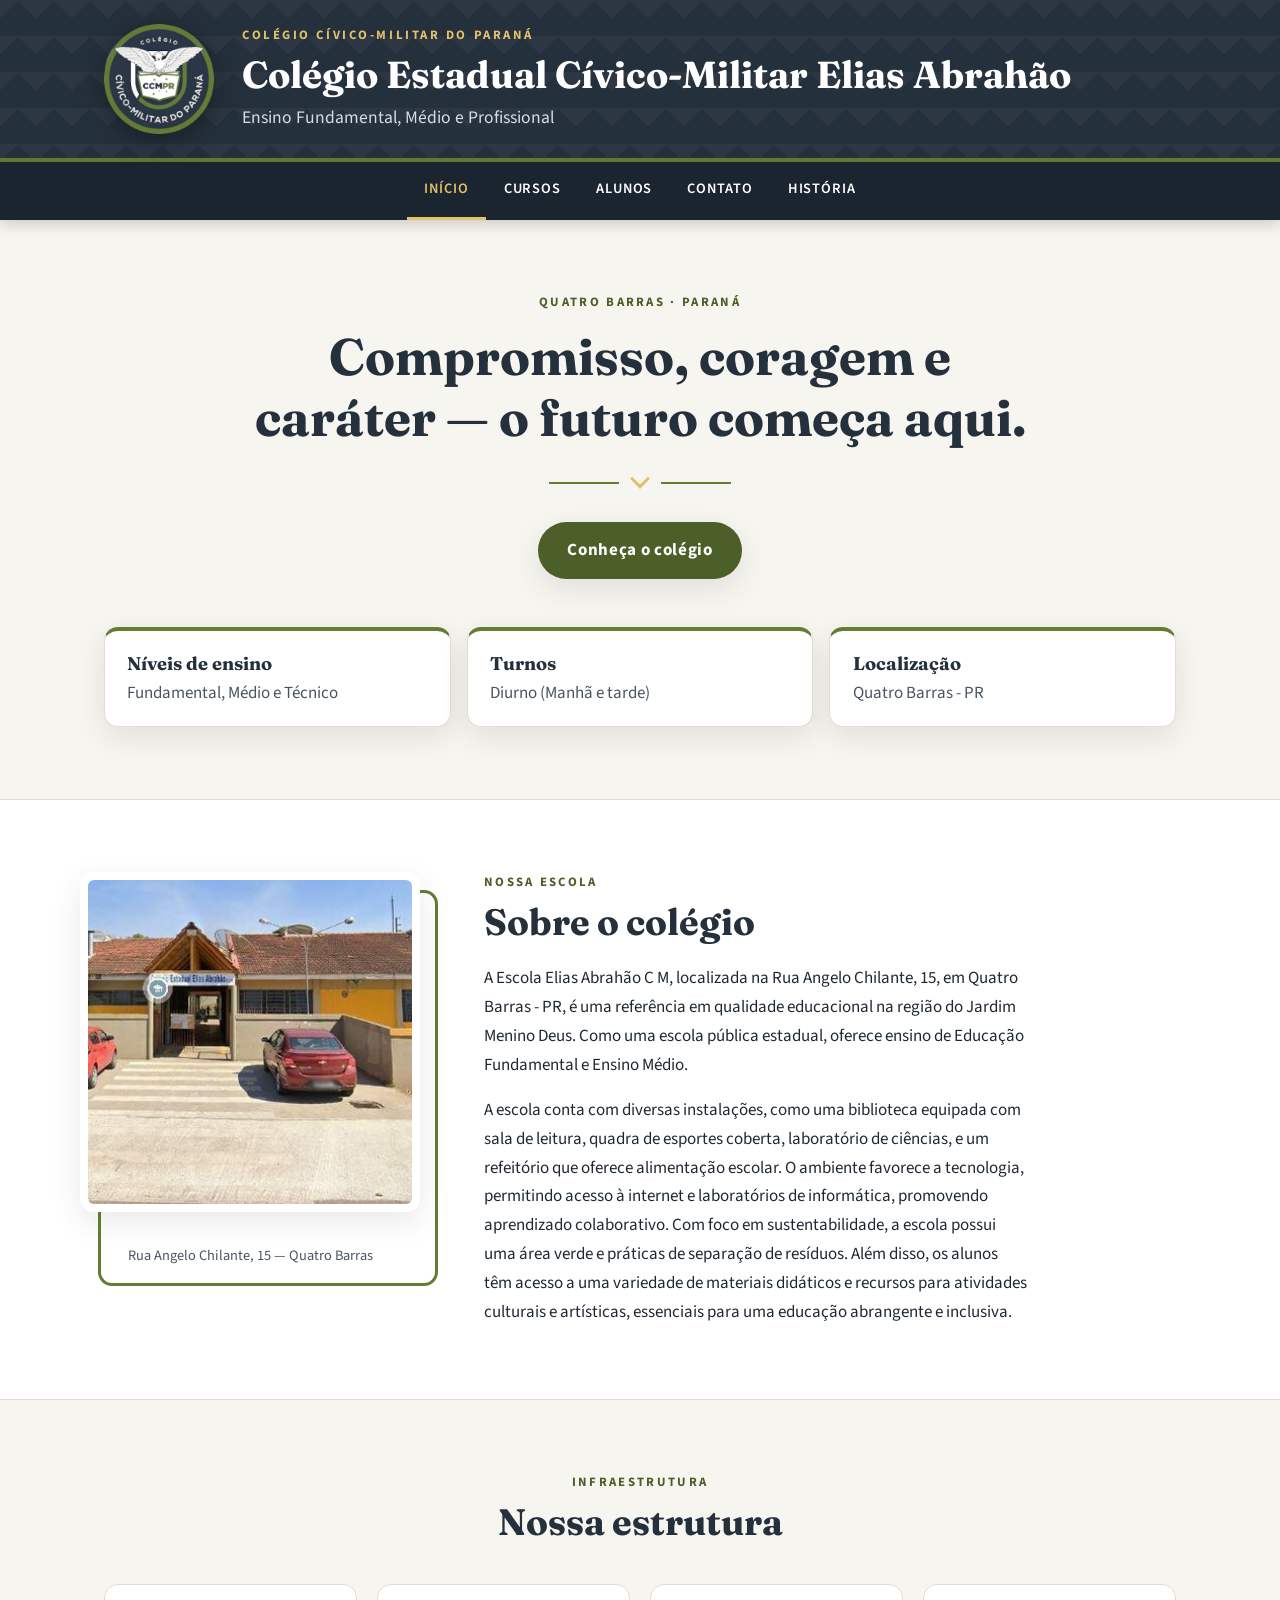
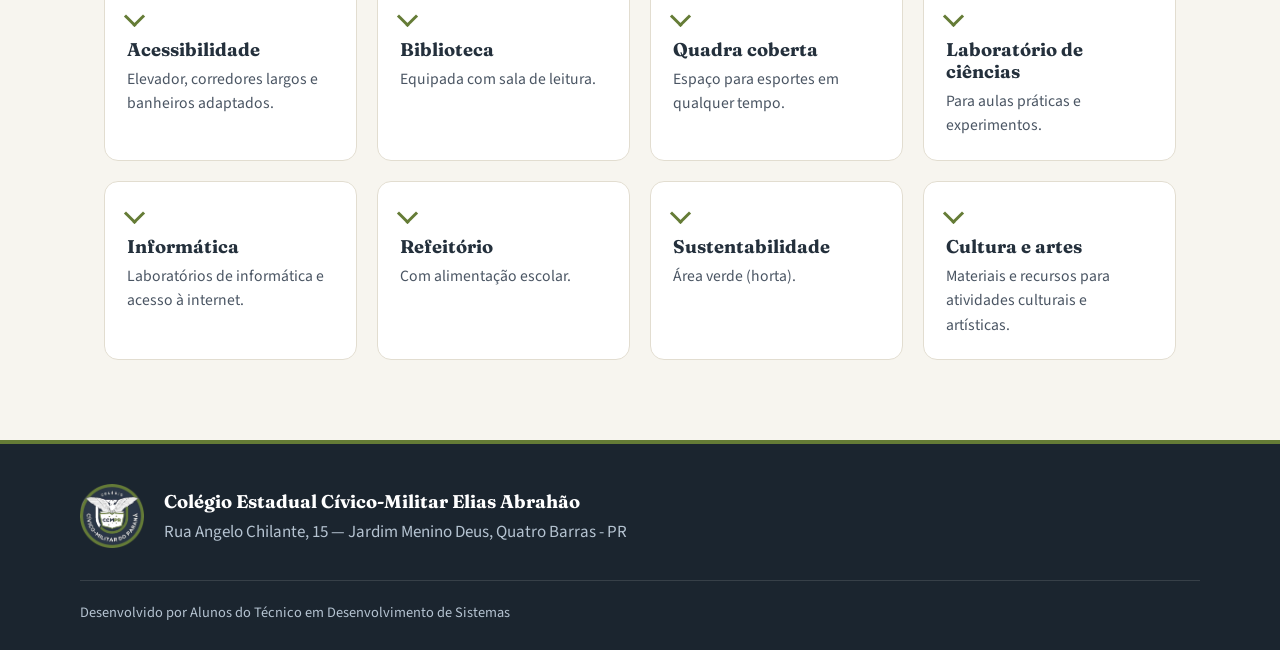
<file: index.html>
<!doctype html>
<html lang="pt-br">

<head>
  <meta charset="UTF-8" />
  <meta name="viewport" content="width=device-width, initial-scale=1.0" />
  <meta name="description"
    content="Colégio Estadual Cívico-Militar Elias Abrahão, em Quatro Barras - PR. Ensino Fundamental, Médio e Profissional." />
  <title>Página Inicial - Colégio Elias Abrahão</title>
  <link rel="icon" href="imagens/logocivico.png" />
  <link rel="preconnect" href="https://fonts.googleapis.com" />
  <link rel="preconnect" href="https://fonts.gstatic.com" crossorigin />
  <link
    href="https://fonts.googleapis.com/css2?family=Fraunces:opsz,wght@9..144,600;9..144,700&family=Source+Sans+3:wght@400;600;700&display=swap"
    rel="stylesheet" />
  <link rel="stylesheet" href="style.css" />
</head>

<body>
  <a class="pular" href="#conteudo">Pular para o conteúdo</a>

  <header>
    <div id="container_header">
      <a id="esq_header" href="index.html">
        <img id="logo" src="imagens/logocivico.png" alt="Brasão do Colégio Cívico-Militar do Paraná" width="270" height="270" />
      </a>
      <div id="dir_header">
        <p class="sobretitulo">Colégio Cívico-Militar do Paraná</p>
        <h1>Colégio Estadual Cívico-Militar Elias Abrahão</h1>
        <p class="subtitulo">Ensino Fundamental, Médio e Profissional</p>
      </div>
    </div>
  </header>

  <nav aria-label="Principal">
    <ul>
      <li><a href="index.html" aria-current="page">Início</a></li>
      <li><a href="telas/cursos/cursos.html">Cursos</a></li>
      <li><a href="telas/alunos/aluno.html">Alunos</a></li>
      <li><a href="telas/contato/contato.html">Contato</a></li>
      <li><a href="telas/historia/historia.html">História</a></li>
    </ul>
  </nav>

  <main id="conteudo">
    <section id="slogan">
      <p class="rotulo">Quatro Barras · Paraná</p>
      <h2 id="fraseslogan">
        Compromisso, coragem e caráter — o futuro começa aqui.
      </h2>
      <div class="divisa" aria-hidden="true"><span></span></div>
      <a class="botao" href="#sobre">Conheça o colégio</a>
    </section>

    <ul class="faixa_info" aria-label="Informações rápidas">
      <li>
        <span class="faixa_titulo">Níveis de ensino</span>Fundamental, Médio e
        Técnico
      </li>
      <li><span class="faixa_titulo">Turnos</span>Diurno (Manhã e tarde)</li>
      <li><span class="faixa_titulo">Localização</span>Quatro Barras - PR</li>
    </ul>

    <section id="sobre">
      <div id="duascolunas">
        <div id="imagem">
          <figure class="moldura">
            <img id="imgcolegio" src="imagens/colegio.jpg"
              alt="Fachada do Colégio Estadual Elias Abrahão, com paredes amarelas e entrada coberta" width="320"
              height="320" />
            <figcaption>Rua Angelo Chilante, 15 — Quatro Barras</figcaption>
          </figure>
        </div>
        <div id="texto">
          <p class="rotulo">Nossa escola</p>
          <h2>Sobre o colégio</h2>
          <div id="textocolegio">
            <p>
              A Escola Elias Abrahão C M, localizada na Rua Angelo Chilante,
              15, em Quatro Barras - PR, é uma referência em qualidade
              educacional na região do Jardim Menino Deus. Como uma escola
              pública estadual, oferece ensino de Educação Fundamental e
              Ensino Médio.
            </p>
            <p>
              A escola conta com diversas instalações, como uma biblioteca
              equipada com sala de leitura, quadra de esportes coberta,
              laboratório de ciências, e um refeitório que oferece alimentação
              escolar. O ambiente favorece a tecnologia, permitindo acesso à
              internet e laboratórios de informática, promovendo aprendizado
              colaborativo. Com foco em sustentabilidade, a escola possui uma
              área verde e práticas de separação de resíduos. Além disso, os
              alunos têm acesso a uma variedade de materiais didáticos e
              recursos para atividades culturais e artísticas, essenciais para
              uma educação abrangente e inclusiva.
            </p>
          </div>
        </div>
      </div>
    </section>

    <section id="estrutura">
      <p class="rotulo">Infraestrutura</p>
      <h2>Nossa estrutura</h2>
      <ul class="cartoes">
        <li class="cartao">
          <h3>Acessibilidade</h3>
          <p>Elevador, corredores largos e banheiros adaptados.</p>
        </li>
        <li class="cartao">
          <h3>Biblioteca</h3>
          <p>Equipada com sala de leitura.</p>
        </li>
        <li class="cartao">
          <h3>Quadra coberta</h3>
          <p>Espaço para esportes em qualquer tempo.</p>
        </li>
        <li class="cartao">
          <h3>Laboratório de ciências</h3>
          <p>Para aulas práticas e experimentos.</p>
        </li>
        <li class="cartao">
          <h3>Informática</h3>
          <p>Laboratórios de informática e acesso à internet.</p>
        </li>
        <li class="cartao">
          <h3>Refeitório</h3>
          <p>Com alimentação escolar.</p>
        </li>
        <li class="cartao">
          <h3>Sustentabilidade</h3>
          <p>Área verde (horta).</p>
        </li>
        <li class="cartao">
          <h3>Cultura e artes</h3>
          <p>Materiais e recursos para atividades culturais e artísticas.</p>
        </li>
      </ul>
    </section>
  </main>

  <footer>
    <div class="rodape_conteudo">
      <img class="rodape_logo" src="imagens/logocivico.png" alt="" width="270" height="270" />
      <div>
        <p class="rodape_nome">
          Colégio Estadual Cívico-Militar Elias Abrahão
        </p>
        <p>
          Rua Angelo Chilante, 15 — Jardim Menino Deus, Quatro Barras - PR
        </p>
      </div>
    </div>
    <p class="rodape_credito">
      Desenvolvido por Alunos do Técnico em Desenvolvimento de Sistemas
    </p>
  </footer>
</body>

</html>
</file>
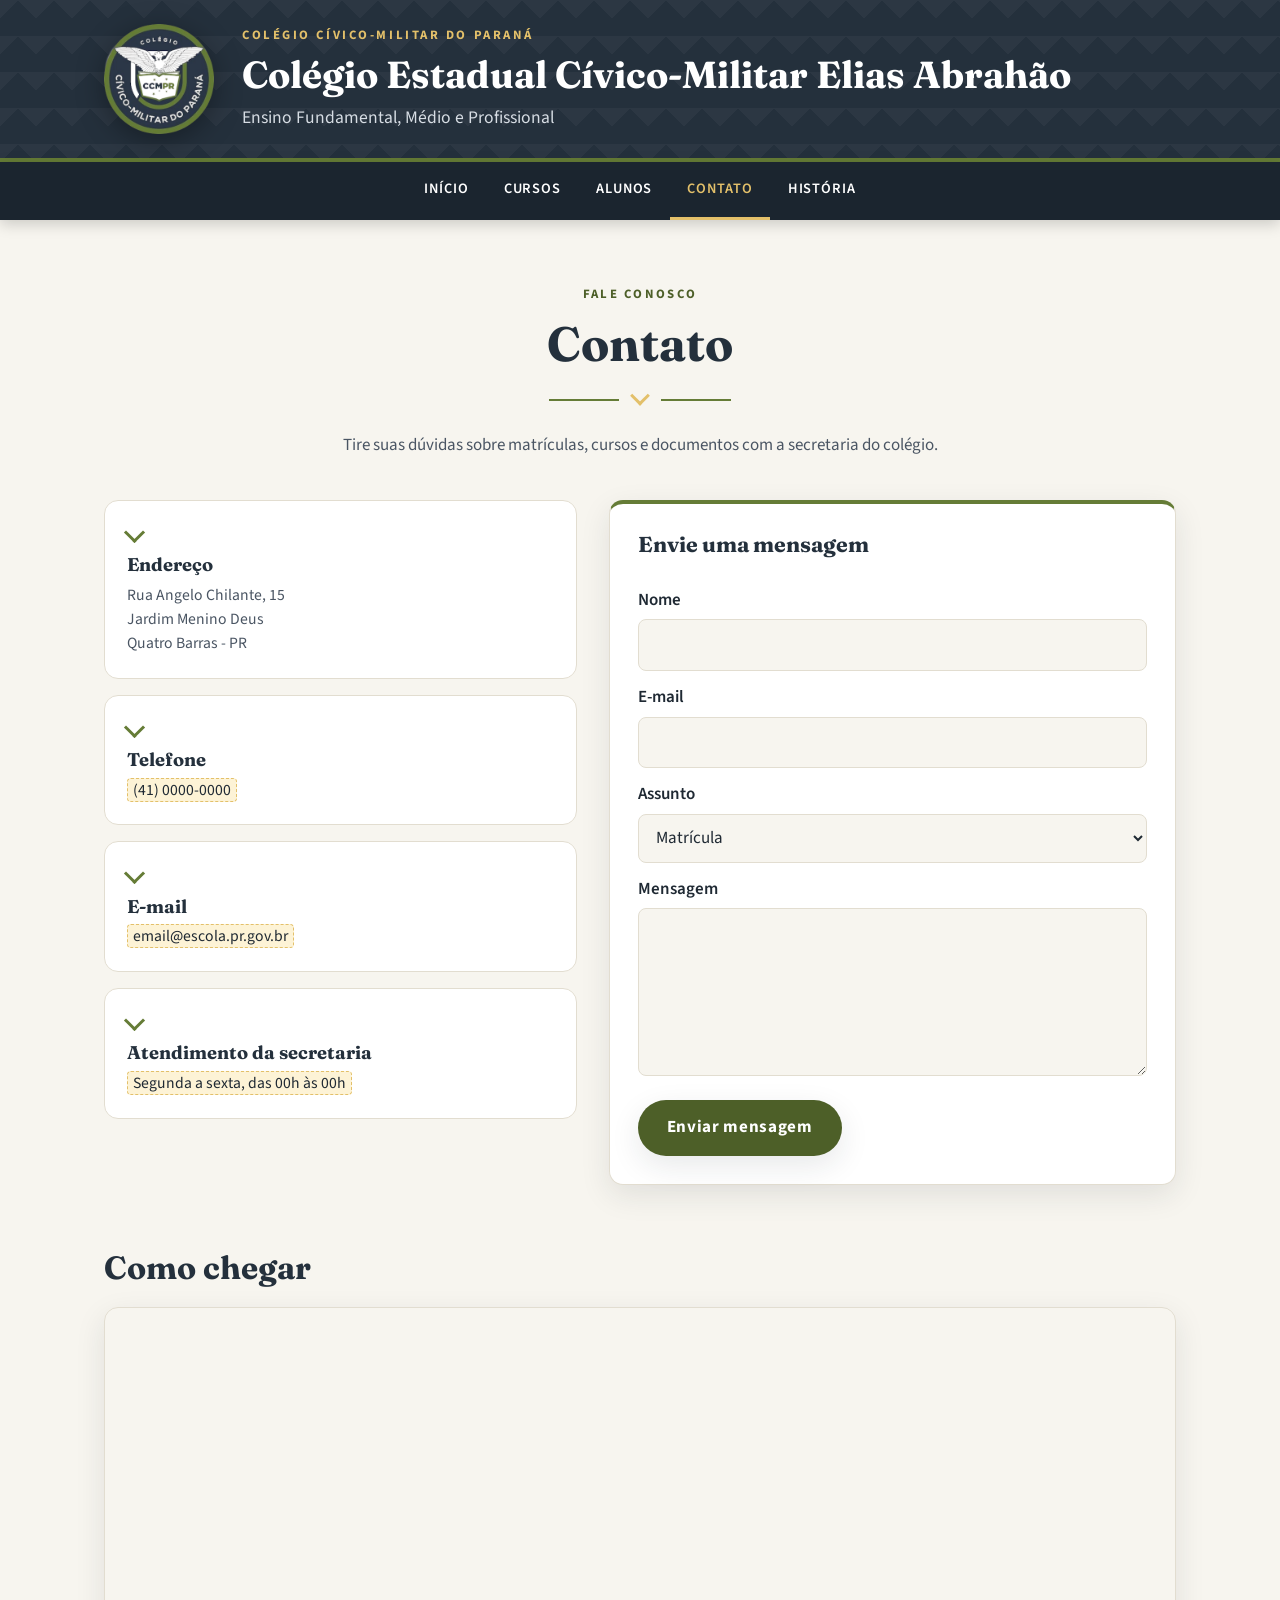
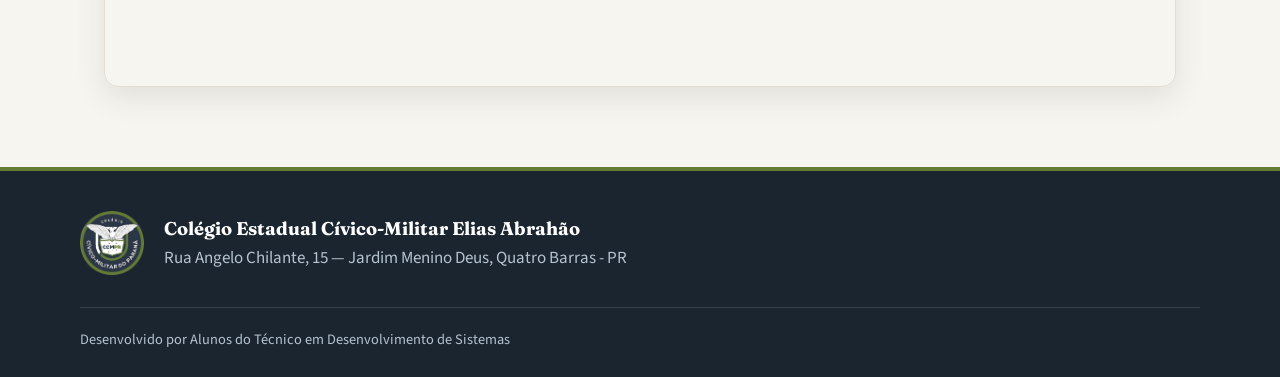
<file: telas/contato/contato.html>
<!doctype html>
<html lang="pt-br">

<head>
  <meta charset="UTF-8" />
  <meta name="viewport" content="width=device-width, initial-scale=1.0" />
  <meta name="description"
    content="Contato do Colégio Estadual Cívico-Militar Elias Abrahão: endereço, telefone, e-mail e formulário de mensagem." />
  <title>Contato - Colégio Elias Abrahão</title>
  <link rel="icon" href="../../imagens/logocivico.png" />
  <link rel="preconnect" href="https://fonts.googleapis.com" />
  <link rel="preconnect" href="https://fonts.gstatic.com" crossorigin />
  <link
    href="https://fonts.googleapis.com/css2?family=Fraunces:opsz,wght@9..144,600;9..144,700&family=Source+Sans+3:wght@400;600;700&display=swap"
    rel="stylesheet" />
  <link rel="stylesheet" href="../../style.css" />
</head>

<body>
  <a class="pular" href="#conteudo">Pular para o conteúdo</a>

  <header>
    <div id="container_header">
      <a id="esq_header" href="../../index.html">
        <img id="logo" src="../../imagens/logocivico.png" alt="Brasão do Colégio Cívico-Militar do Paraná" width="270"
          height="270" />
      </a>
      <div id="dir_header">
        <p class="sobretitulo">Colégio Cívico-Militar do Paraná</p>
        <h1>Colégio Estadual Cívico-Militar Elias Abrahão</h1>
        <p class="subtitulo">Ensino Fundamental, Médio e Profissional</p>
      </div>
    </div>
  </header>

  <nav aria-label="Principal">
    <ul>
      <li><a href="../../index.html">Início</a></li>
      <li><a href="../cursos/cursos.html">Cursos</a></li>
      <li><a href="../alunos/aluno.html">Alunos</a></li>
      <li><a href="contato.html" aria-current="page">Contato</a></li>
      <li><a href="../historia/historia.html">História</a></li>
    </ul>
  </nav>

  <main id="conteudo">
    <section class="pagina_topo">
      <p class="rotulo">Fale conosco</p>
      <h2>Contato</h2>
      <div class="divisa" aria-hidden="true"><span></span></div>
      <p>
        Tire suas dúvidas sobre matrículas, cursos e documentos com a
        secretaria do colégio.
      </p>
    </section>

    <section class="contato">
      <!-- Trocar os trechos marcados em amarelo pelos dados reais do colégio -->
      <ul class="contato_info">
        <li class="cartao">
          <h3>Endereço</h3>
          <p>Rua Angelo Chilante, 15<br />Jardim Menino Deus<br />Quatro Barras - PR</p>
        </li>
        <li class="cartao">
          <h3>Telefone</h3>
          <p><mark class="preencher">(41) 0000-0000</mark></p>
        </li>
        <li class="cartao">
          <h3>E-mail</h3>
          <p><mark class="preencher">email@escola.pr.gov.br</mark></p>
        </li>
        <li class="cartao">
          <h3>Atendimento da secretaria</h3>
          <p><mark class="preencher">Segunda a sexta, das 00h às 00h</mark></p>
        </li>
      </ul>

      <!-- Sem servidor, o formulário abre o programa de e-mail do visitante.
           Coloque o e-mail do colégio depois de "mailto:" -->
      <form class="formulario" action="mailto:" method="post" enctype="text/plain">
        <h3>Envie uma mensagem</h3>

        <label for="nome">Nome</label>
        <input type="text" id="nome" name="nome" autocomplete="name" required />

        <label for="email">E-mail</label>
        <input type="email" id="email" name="email" autocomplete="email" required />

        <label for="assunto">Assunto</label>
        <select id="assunto" name="assunto">
          <option>Matrícula</option>
          <option>Cursos técnicos</option>
          <option>Documentos</option>
          <option>Outro assunto</option>
        </select>

        <label for="mensagem">Mensagem</label>
        <textarea id="mensagem" name="mensagem" rows="5" required></textarea>

        <button class="botao" type="submit">Enviar mensagem</button>
      </form>
    </section>

    <section class="mapa">
      <h2>Como chegar</h2>
      <iframe title="Mapa com a localização do colégio"
        src="https://www.google.com/maps?q=Rua+Angelo+Chilante,+15,+Quatro+Barras+-+PR&output=embed" loading="lazy"
        referrerpolicy="no-referrer-when-downgrade"></iframe>
    </section>
  </main>

  <footer>
    <div class="rodape_conteudo">
      <img class="rodape_logo" src="../../imagens/logocivico.png" alt="" width="270" height="270" />
      <div>
        <p class="rodape_nome">
          Colégio Estadual Cívico-Militar Elias Abrahão
        </p>
        <p>
          Rua Angelo Chilante, 15 — Jardim Menino Deus, Quatro Barras - PR
        </p>
      </div>
    </div>
    <p class="rodape_credito">
      Desenvolvido por Alunos do Técnico em Desenvolvimento de Sistemas
    </p>
  </footer>
</body>

</html>
</file>
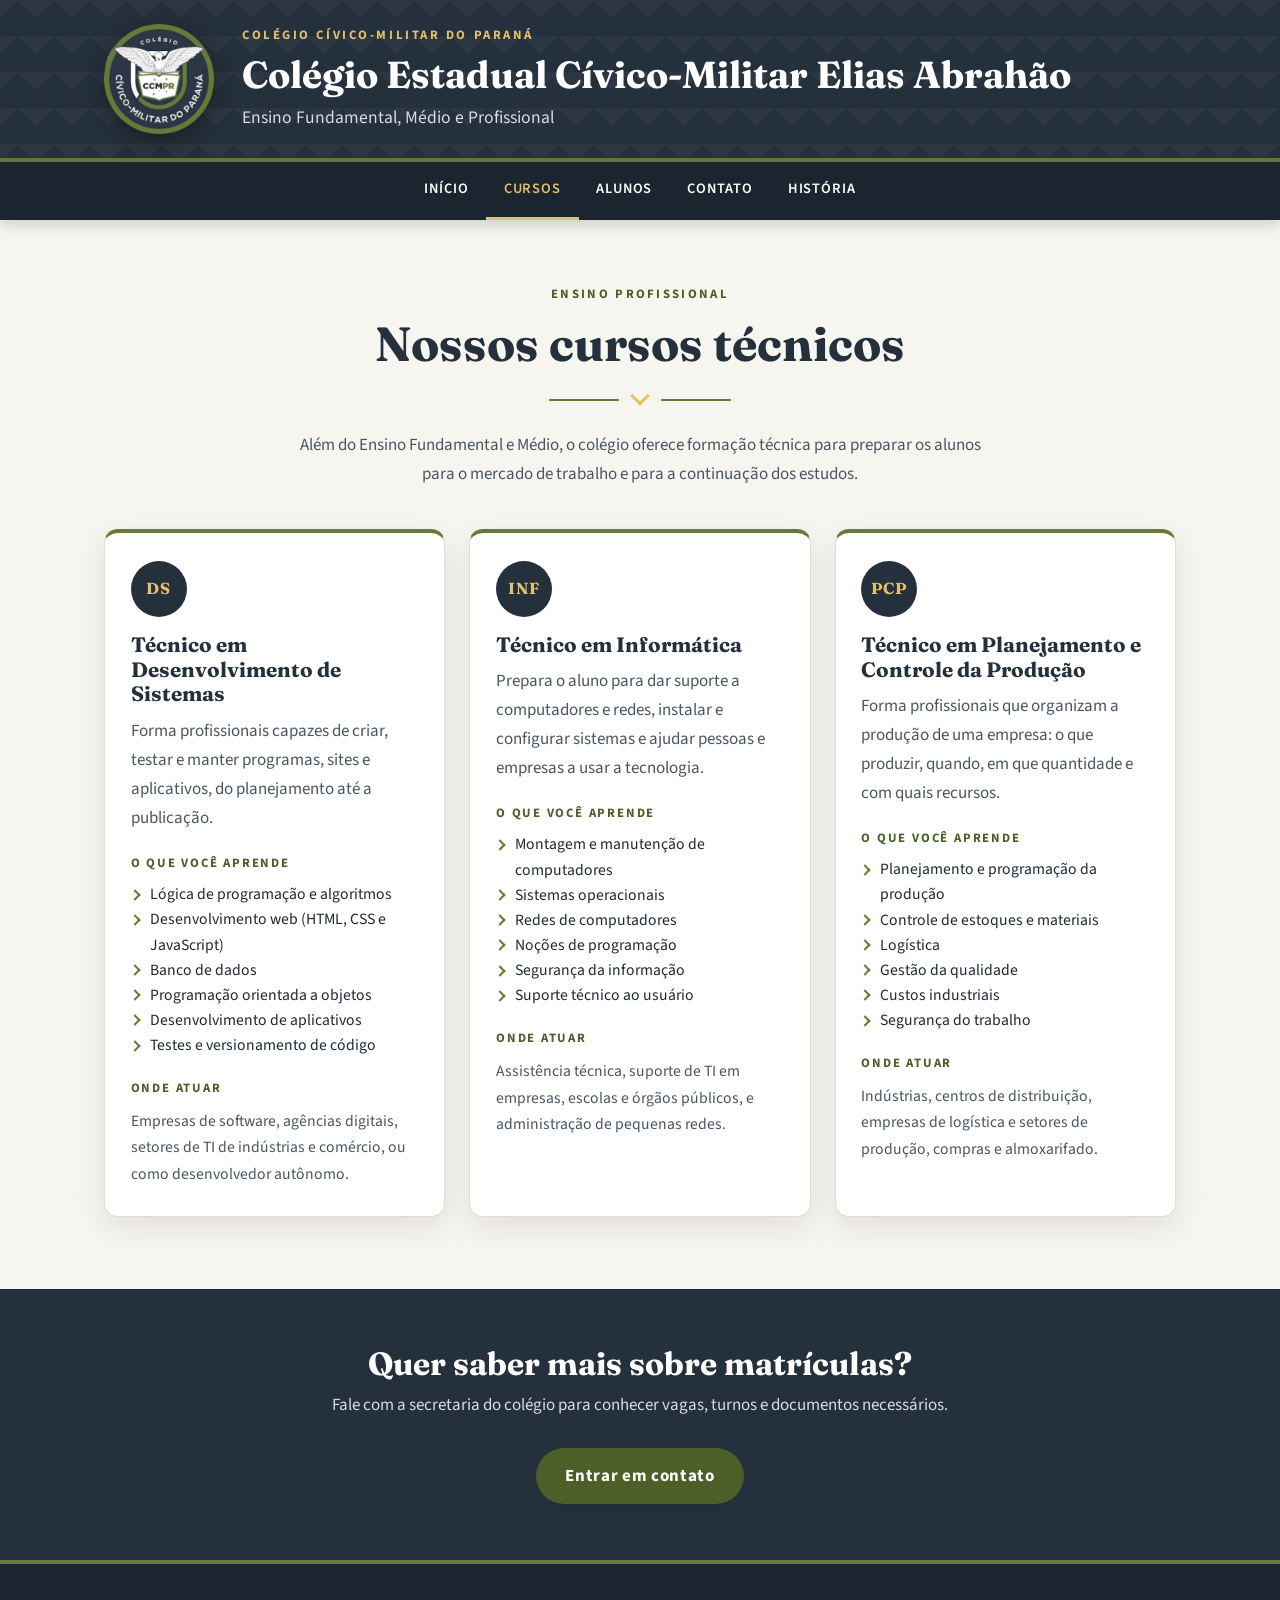
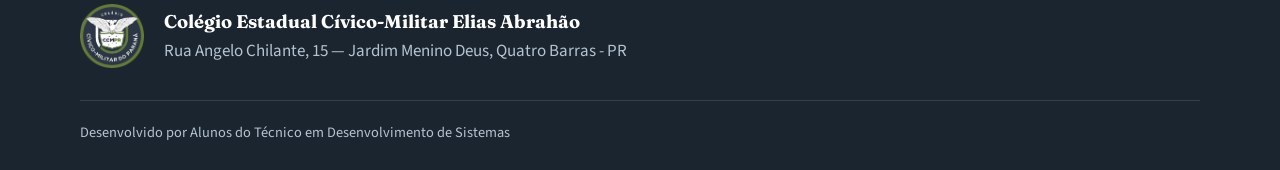
<file: telas/cursos/cursos.html>
<!doctype html>
<html lang="pt-br">

<head>
  <meta charset="UTF-8" />
  <meta name="viewport" content="width=device-width, initial-scale=1.0" />
  <meta name="description"
    content="Cursos técnicos do Colégio Estadual Cívico-Militar Elias Abrahão: Desenvolvimento de Sistemas, Informática e Planejamento e Controle da Produção (PCP)." />
  <title>Cursos - Colégio Elias Abrahão</title>
  <link rel="icon" href="../../imagens/logocivico.png" />
  <link rel="preconnect" href="https://fonts.googleapis.com" />
  <link rel="preconnect" href="https://fonts.gstatic.com" crossorigin />
  <link
    href="https://fonts.googleapis.com/css2?family=Fraunces:opsz,wght@9..144,600;9..144,700&family=Source+Sans+3:wght@400;600;700&display=swap"
    rel="stylesheet" />
  <link rel="stylesheet" href="../../style.css" />
</head>

<body>
  <a class="pular" href="#conteudo">Pular para o conteúdo</a>

  <header>
    <div id="container_header">
      <a id="esq_header" href="../../index.html">
        <img id="logo" src="../../imagens/logocivico.png" alt="Brasão do Colégio Cívico-Militar do Paraná" width="270"
          height="270" />
      </a>
      <div id="dir_header">
        <p class="sobretitulo">Colégio Cívico-Militar do Paraná</p>
        <h1>Colégio Estadual Cívico-Militar Elias Abrahão</h1>
        <p class="subtitulo">Ensino Fundamental, Médio e Profissional</p>
      </div>
    </div>
  </header>

  <nav aria-label="Principal">
    <ul>
      <li><a href="../../index.html">Início</a></li>
      <li><a href="cursos.html" aria-current="page">Cursos</a></li>
      <li><a href="../alunos/aluno.html">Alunos</a></li>
      <li><a href="../contato/contato.html">Contato</a></li>
      <li><a href="../historia/historia.html">História</a></li>
    </ul>
  </nav>

  <main id="conteudo">
    <section class="pagina_topo">
      <p class="rotulo">Ensino profissional</p>
      <h2>Nossos cursos técnicos</h2>
      <div class="divisa" aria-hidden="true"><span></span></div>
      <p>
        Além do Ensino Fundamental e Médio, o colégio oferece formação técnica
        para preparar os alunos para o mercado de trabalho e para a continuação
        dos estudos.
      </p>
    </section>

    <section class="cursos" aria-label="Lista de cursos">
      <article class="curso" id="desenvolvimento-de-sistemas">
        <p class="curso_sigla" aria-hidden="true">DS</p>
        <h3>Técnico em Desenvolvimento de Sistemas</h3>
        <p class="curso_resumo">
          Forma profissionais capazes de criar, testar e manter programas,
          sites e aplicativos, do planejamento até a publicação.
        </p>
        <h4>O que você aprende</h4>
        <ul>
          <li>Lógica de programação e algoritmos</li>
          <li>Desenvolvimento web (HTML, CSS e JavaScript)</li>
          <li>Banco de dados</li>
          <li>Programação orientada a objetos</li>
          <li>Desenvolvimento de aplicativos</li>
          <li>Testes e versionamento de código</li>
        </ul>
        <h4>Onde atuar</h4>
        <p>
          Empresas de software, agências digitais, setores de TI de indústrias
          e comércio, ou como desenvolvedor autônomo.
        </p>
      </article>

      <article class="curso" id="informatica">
        <p class="curso_sigla" aria-hidden="true">INF</p>
        <h3>Técnico em Informática</h3>
        <p class="curso_resumo">
          Prepara o aluno para dar suporte a computadores e redes, instalar e
          configurar sistemas e ajudar pessoas e empresas a usar a tecnologia.
        </p>
        <h4>O que você aprende</h4>
        <ul>
          <li>Montagem e manutenção de computadores</li>
          <li>Sistemas operacionais</li>
          <li>Redes de computadores</li>
          <li>Noções de programação</li>
          <li>Segurança da informação</li>
          <li>Suporte técnico ao usuário</li>
        </ul>
        <h4>Onde atuar</h4>
        <p>
          Assistência técnica, suporte de TI em empresas, escolas e órgãos
          públicos, e administração de pequenas redes.
        </p>
      </article>

      <article class="curso" id="pcp">
        <p class="curso_sigla" aria-hidden="true">PCP</p>
        <h3>Técnico em Planejamento e Controle da Produção</h3>
        <p class="curso_resumo">
          Forma profissionais que organizam a produção de uma empresa: o que
          produzir, quando, em que quantidade e com quais recursos.
        </p>
        <h4>O que você aprende</h4>
        <ul>
          <li>Planejamento e programação da produção</li>
          <li>Controle de estoques e materiais</li>
          <li>Logística</li>
          <li>Gestão da qualidade</li>
          <li>Custos industriais</li>
          <li>Segurança do trabalho</li>
        </ul>
        <h4>Onde atuar</h4>
        <p>
          Indústrias, centros de distribuição, empresas de logística e setores
          de produção, compras e almoxarifado.
        </p>
      </article>
    </section>

    <section class="chamada">
      <h2>Quer saber mais sobre matrículas?</h2>
      <p>Fale com a secretaria do colégio para conhecer vagas, turnos e documentos necessários.</p>
      <a class="botao" href="../contato/contato.html">Entrar em contato</a>
    </section>
  </main>

  <footer>
    <div class="rodape_conteudo">
      <img class="rodape_logo" src="../../imagens/logocivico.png" alt="" width="270" height="270" />
      <div>
        <p class="rodape_nome">
          Colégio Estadual Cívico-Militar Elias Abrahão
        </p>
        <p>
          Rua Angelo Chilante, 15 — Jardim Menino Deus, Quatro Barras - PR
        </p>
      </div>
    </div>
    <p class="rodape_credito">
      Desenvolvido por Alunos do Técnico em Desenvolvimento de Sistemas
    </p>
  </footer>
</body>

</html>
</file>
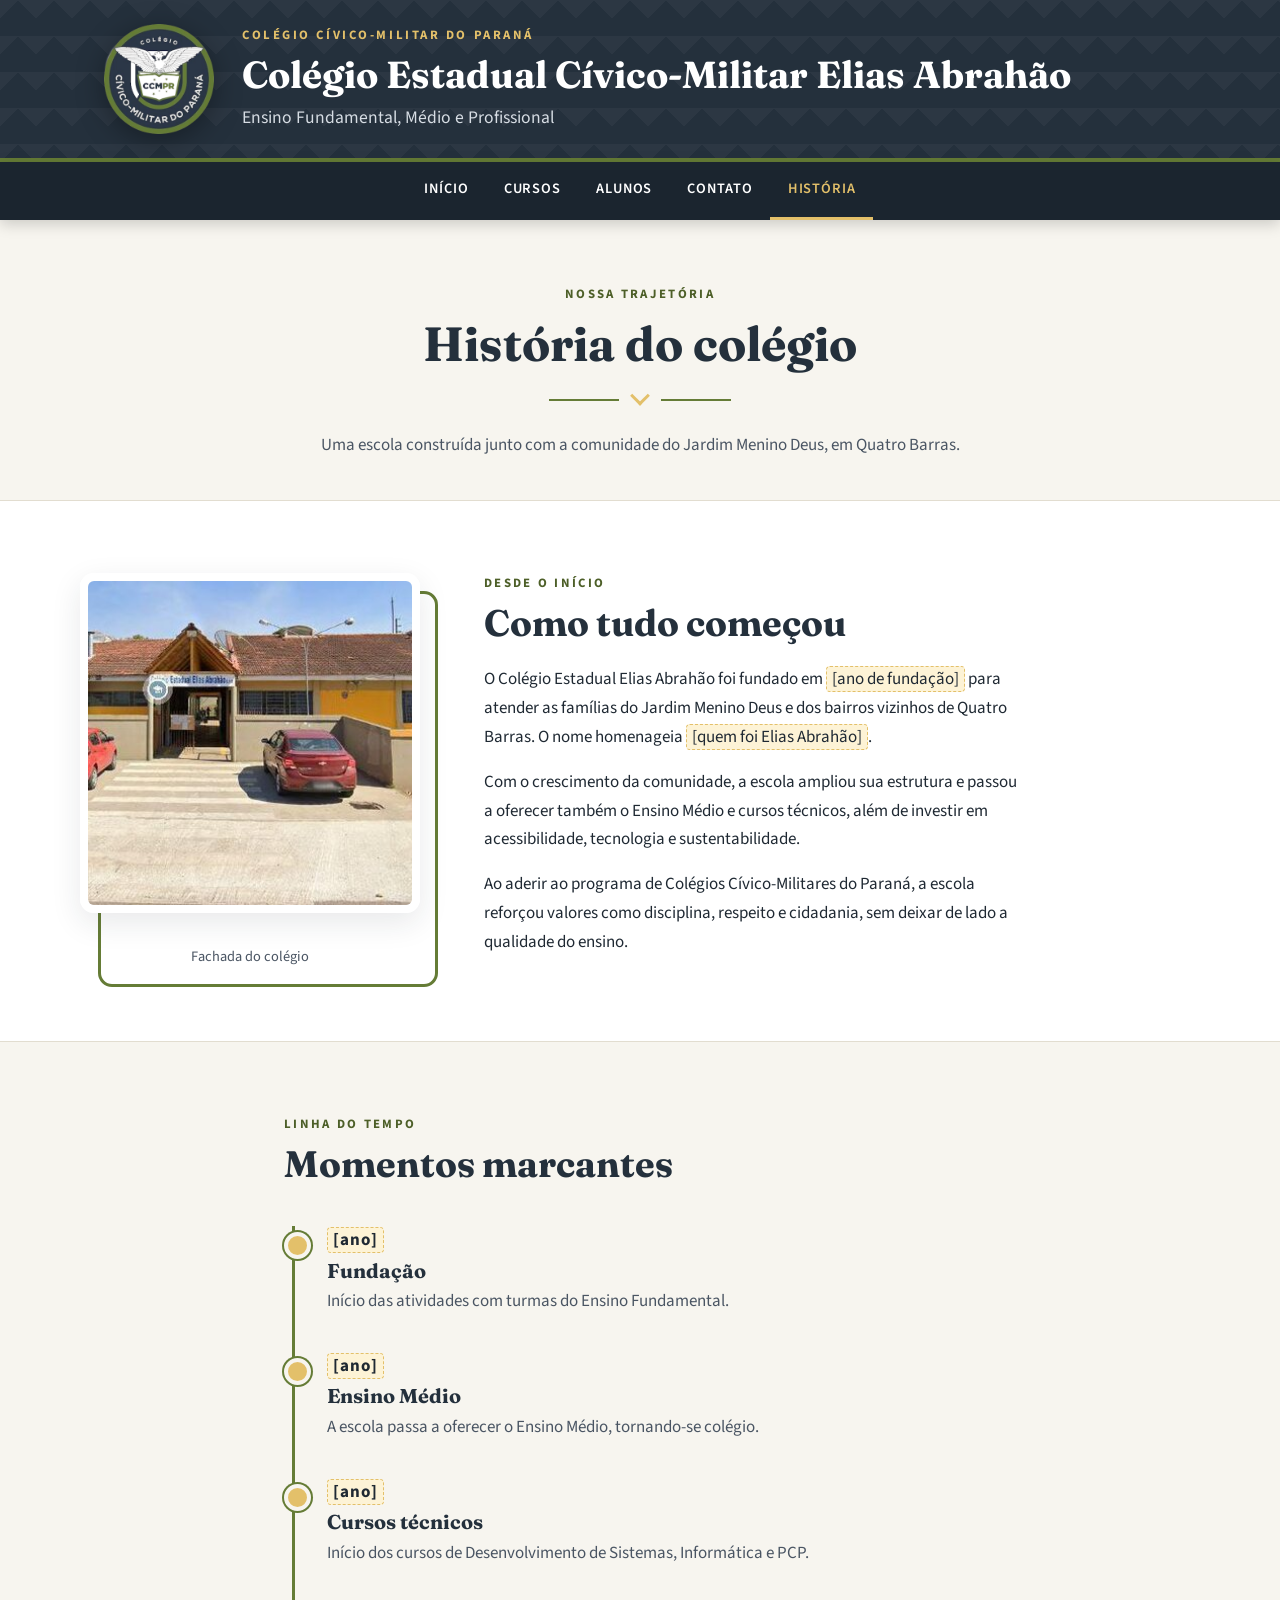
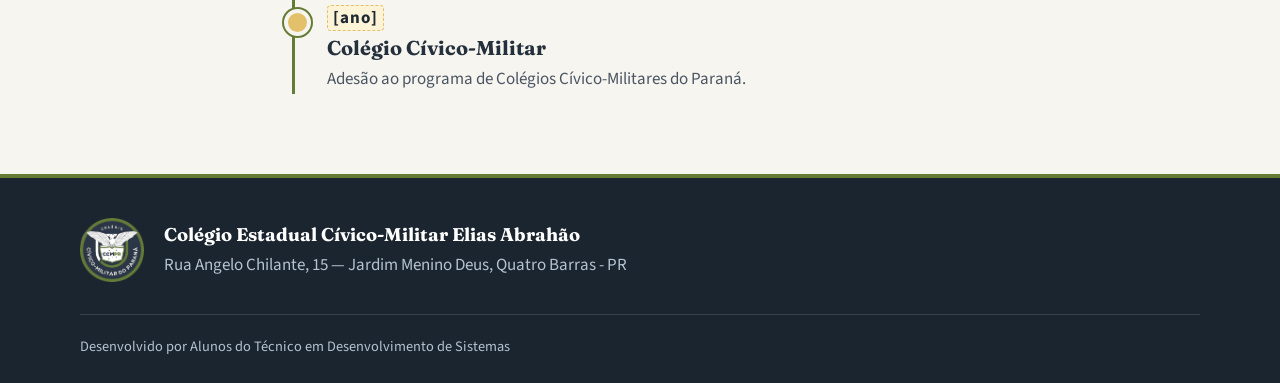
<file: telas/historia/historia.html>
<!doctype html>
<html lang="pt-br">

<head>
  <meta charset="UTF-8" />
  <meta name="viewport" content="width=device-width, initial-scale=1.0" />
  <meta name="description"
    content="A história do Colégio Estadual Cívico-Militar Elias Abrahão, em Quatro Barras - PR." />
  <title>História - Colégio Elias Abrahão</title>
  <link rel="icon" href="../../imagens/logocivico.png" />
  <link rel="preconnect" href="https://fonts.googleapis.com" />
  <link rel="preconnect" href="https://fonts.gstatic.com" crossorigin />
  <link
    href="https://fonts.googleapis.com/css2?family=Fraunces:opsz,wght@9..144,600;9..144,700&family=Source+Sans+3:wght@400;600;700&display=swap"
    rel="stylesheet" />
  <link rel="stylesheet" href="../../style.css" />
</head>

<body>
  <a class="pular" href="#conteudo">Pular para o conteúdo</a>

  <header>
    <div id="container_header">
      <a id="esq_header" href="../../index.html">
        <img id="logo" src="../../imagens/logocivico.png" alt="Brasão do Colégio Cívico-Militar do Paraná" width="270"
          height="270" />
      </a>
      <div id="dir_header">
        <p class="sobretitulo">Colégio Cívico-Militar do Paraná</p>
        <h1>Colégio Estadual Cívico-Militar Elias Abrahão</h1>
        <p class="subtitulo">Ensino Fundamental, Médio e Profissional</p>
      </div>
    </div>
  </header>

  <nav aria-label="Principal">
    <ul>
      <li><a href="../../index.html">Início</a></li>
      <li><a href="../cursos/cursos.html">Cursos</a></li>
      <li><a href="../alunos/aluno.html">Alunos</a></li>
      <li><a href="../contato/contato.html">Contato</a></li>
      <li><a href="historia.html" aria-current="page">História</a></li>
    </ul>
  </nav>

  <main id="conteudo">
    <section class="pagina_topo">
      <p class="rotulo">Nossa trajetória</p>
      <h2>História do colégio</h2>
      <div class="divisa" aria-hidden="true"><span></span></div>
      <p>
        Uma escola construída junto com a comunidade do Jardim Menino Deus,
        em Quatro Barras.
      </p>
    </section>

    <section id="historia">
      <div id="duascolunas">
        <div id="imagem">
          <figure class="moldura">
            <img id="imgcolegio" src="../../imagens/colegio.jpg"
              alt="Fachada do Colégio Estadual Elias Abrahão, com paredes amarelas e entrada coberta" width="320"
              height="320" />
            <figcaption>Fachada do colégio</figcaption>
          </figure>
        </div>
        <div id="texto">
          <p class="rotulo">Desde o início</p>
          <h2>Como tudo começou</h2>
          <div id="textocolegio">
            <!-- Trocar os trechos marcados em amarelo pelas informações reais do colégio -->
            <p>
              O Colégio Estadual Elias Abrahão foi fundado em
              <mark class="preencher">[ano de fundação]</mark> para atender as
              famílias do Jardim Menino Deus e dos bairros vizinhos de Quatro
              Barras. O nome homenageia
              <mark class="preencher">[quem foi Elias Abrahão]</mark>.
            </p>
            <p>
              Com o crescimento da comunidade, a escola ampliou sua estrutura e
              passou a oferecer também o Ensino Médio e cursos técnicos, além de
              investir em acessibilidade, tecnologia e sustentabilidade.
            </p>
            <p>
              Ao aderir ao programa de Colégios Cívico-Militares do Paraná, a
              escola reforçou valores como disciplina, respeito e cidadania,
              sem deixar de lado a qualidade do ensino.
            </p>
          </div>
        </div>
      </div>
    </section>

    <section class="linha_tempo_secao">
      <p class="rotulo">Linha do tempo</p>
      <h2>Momentos marcantes</h2>
      <ol class="linha_tempo">
        <li>
          <span class="linha_ano"><mark class="preencher">[ano]</mark></span>
          <h3>Fundação</h3>
          <p>Início das atividades com turmas do Ensino Fundamental.</p>
        </li>
        <li>
          <span class="linha_ano"><mark class="preencher">[ano]</mark></span>
          <h3>Ensino Médio</h3>
          <p>A escola passa a oferecer o Ensino Médio, tornando-se colégio.</p>
        </li>
        <li>
          <span class="linha_ano"><mark class="preencher">[ano]</mark></span>
          <h3>Cursos técnicos</h3>
          <p>Início dos cursos de Desenvolvimento de Sistemas, Informática e PCP.</p>
        </li>
        <li>
          <span class="linha_ano"><mark class="preencher">[ano]</mark></span>
          <h3>Colégio Cívico-Militar</h3>
          <p>Adesão ao programa de Colégios Cívico-Militares do Paraná.</p>
        </li>
      </ol>
    </section>
  </main>

  <footer>
    <div class="rodape_conteudo">
      <img class="rodape_logo" src="../../imagens/logocivico.png" alt="" width="270" height="270" />
      <div>
        <p class="rodape_nome">
          Colégio Estadual Cívico-Militar Elias Abrahão
        </p>
        <p>
          Rua Angelo Chilante, 15 — Jardim Menino Deus, Quatro Barras - PR
        </p>
      </div>
    </div>
    <p class="rodape_credito">
      Desenvolvido por Alunos do Técnico em Desenvolvimento de Sistemas
    </p>
  </footer>
</body>

</html>
</file>
<file: style.css>
/* =========================================================
   1. Variáveis (cores e fontes tiradas do brasão)
   ========================================================= */
:root {
    --marinho: #24303c;
    --marinho-escuro: #1b252f;
    --oliva: #657c36;
    --oliva-escuro: #4d5f28;
    --dourado: #e3c06a;
    --papel: #f7f5ef;
    --branco: #ffffff;
    --texto: #1f2933;
    --texto-suave: #4a5563;
    --linha: #e2ddd0;

    --fonte-titulo: "Fraunces", Georgia, "Times New Roman", serif;
    --fonte-texto: "Source Sans 3", "Segoe UI", Helvetica, Arial, sans-serif;

    --raio: 14px;
    --sombra: 0 10px 30px rgba(27, 37, 47, 0.10);
    --largura: 1120px;
}

/* =========================================================
   2. Base
   ========================================================= */
* {
    margin: 0;
    padding: 0;
    box-sizing: border-box;
}

html {
    scroll-behavior: smooth;
}

body {
    display: flex;
    flex-direction: column;
    min-height: 100vh;
    background-color: var(--papel);
    color: var(--texto);
    font-family: var(--fonte-texto);
    font-size: 1.0625rem;
    line-height: 1.7;
}

main {
    flex-grow: 1;
}

img {
    max-width: 100%;
    height: auto;
    display: block;
}

h1, h2, h3 {
    font-family: var(--fonte-titulo);
    line-height: 1.2;
    color: var(--marinho);
}

a:focus-visible {
    outline: 3px solid var(--dourado);
    outline-offset: 3px;
    border-radius: 4px;
}

/* Link "Pular para o conteúdo" (aparece só ao navegar pelo teclado) */
.pular {
    position: absolute;
    left: 1rem;
    top: -4rem;
    z-index: 10;
    padding: 0.6rem 1rem;
    background-color: var(--dourado);
    color: var(--marinho-escuro);
    font-weight: 700;
    border-radius: 6px;
}

.pular:focus {
    top: 1rem;
}

/* Etiqueta pequena acima dos títulos */
.rotulo {
    font-size: 0.8rem;
    font-weight: 700;
    letter-spacing: 0.18em;
    text-transform: uppercase;
    color: var(--oliva-escuro);
}

/* =========================================================
   3. Cabeçalho
   ========================================================= */
header {
    background-color: var(--marinho);
    /* Padrão de divisas (chevrons) bem sutil */
    background-image:
        linear-gradient(135deg, rgba(255, 255, 255, 0.035) 25%, transparent 25%),
        linear-gradient(225deg, rgba(255, 255, 255, 0.035) 25%, transparent 25%);
    background-size: 36px 36px;
    border-bottom: 4px solid var(--oliva);
}

#container_header {
    max-width: var(--largura);
    margin: 0 auto;
    padding: 1.5rem 1.5rem;
    display: flex;
    align-items: center;
    gap: 1.75rem;
}

#esq_header {
    flex-shrink: 0;
    border-radius: 50%;
}

#logo {
    width: 110px;
    filter: drop-shadow(0 6px 14px rgba(0, 0, 0, 0.35));
    transition: transform 0.3s ease;
}

#esq_header:hover #logo {
    transform: scale(1.05) rotate(-3deg);
}

#dir_header h1 {
    color: var(--branco);
    font-size: clamp(1.5rem, 3.2vw, 2.35rem);
    font-weight: 700;
}

.sobretitulo {
    color: var(--dourado);
    font-size: 0.8rem;
    font-weight: 700;
    letter-spacing: 0.2em;
    text-transform: uppercase;
    margin-bottom: 0.35rem;
}

.subtitulo {
    color: #d7dde4;
    font-size: 1.1rem;
    margin-top: 0.35rem;
}

/* =========================================================
   4. Menu de navegação
   ========================================================= */
nav {
    position: sticky;
    top: 0;
    z-index: 5;
    background-color: var(--marinho-escuro);
    box-shadow: 0 4px 14px rgba(0, 0, 0, 0.18);
}

nav ul {
    list-style: none;
    max-width: var(--largura);
    margin: 0 auto;
    padding: 0 1rem;
    display: flex;
    flex-wrap: wrap;
    justify-content: center;
}

nav a {
    display: block;
    padding: 0.95rem 1.1rem;
    color: var(--branco);
    text-decoration: none;
    font-weight: 600;
    letter-spacing: 0.06em;
    text-transform: uppercase;
    font-size: 0.9rem;
    border-bottom: 3px solid transparent;
    transition: color 0.2s ease, border-color 0.2s ease;
}

nav a:hover {
    color: var(--dourado);
    border-bottom-color: var(--dourado);
}

nav a[aria-current="page"] {
    color: var(--dourado);
    border-bottom-color: var(--dourado);
}

/* =========================================================
   5. Página inicial
   ========================================================= */

/* Slogan */
#slogan {
    max-width: 860px;
    margin: 0 auto;
    padding: 4.5rem 1.5rem 3rem;
    text-align: center;
    animation: surgir 0.8s ease both;
}

#fraseslogan {
    font-size: clamp(1.9rem, 4.6vw, 3.2rem);
    font-weight: 700;
    margin-top: 0.75rem;
}

/* Divisor com uma divisa no meio */
.divisa {
    display: flex;
    align-items: center;
    justify-content: center;
    gap: 0.9rem;
    margin: 1.75rem 0 2rem;
}

.divisa::before,
.divisa::after {
    content: "";
    width: 70px;
    height: 2px;
    background-color: var(--oliva);
}

.divisa span {
    width: 14px;
    height: 14px;
    border-right: 3px solid var(--dourado);
    border-bottom: 3px solid var(--dourado);
    transform: rotate(45deg) translate(-3px, -3px);
}

.botao {
    display: inline-block;
    padding: 0.85rem 1.8rem;
    background-color: var(--oliva-escuro);
    color: var(--branco);
    font-weight: 700;
    text-decoration: none;
    letter-spacing: 0.04em;
    border-radius: 999px;
    box-shadow: var(--sombra);
    transition: background-color 0.2s ease, transform 0.2s ease;
}

.botao:hover {
    background-color: var(--marinho);
    transform: translateY(-2px);
}

/* Faixa de informações rápidas */
.faixa_info {
    list-style: none;
    max-width: var(--largura);
    margin: 0 auto 4.5rem;
    padding: 0 1.5rem;
    display: grid;
    grid-template-columns: repeat(3, 1fr);
    gap: 1rem;
    animation: surgir 0.8s 0.15s ease both;
}

.faixa_info li {
    background-color: var(--branco);
    border: 1px solid var(--linha);
    border-top: 4px solid var(--oliva);
    border-radius: var(--raio);
    padding: 1.1rem 1.4rem;
    color: var(--texto-suave);
    box-shadow: var(--sombra);
}

.faixa_titulo {
    display: block;
    font-family: var(--fonte-titulo);
    font-size: 1.15rem;
    font-weight: 700;
    color: var(--marinho);
}

/* Sobre o colégio (foto + texto) — também usado na página de história */
#sobre,
#historia {
    background-color: var(--branco);
    border-top: 1px solid var(--linha);
    border-bottom: 1px solid var(--linha);
    padding: 4.5rem 1.5rem;
    scroll-margin-top: 3.5rem;
}

#duascolunas {
    max-width: var(--largura);
    margin: 0 auto;
    display: grid;
    grid-template-columns: 340px 1fr;
    gap: 4rem;
    align-items: start;
}

/* A foto é pequena (320px), então ganha uma moldura com borda deslocada */
.moldura {
    position: relative;
    max-width: 340px;
    margin: 0 auto;
}

.moldura::before {
    content: "";
    position: absolute;
    inset: 18px -18px -18px 18px;
    border: 3px solid var(--oliva);
    border-radius: var(--raio);
    z-index: 0;
}

#imgcolegio {
    position: relative;
    z-index: 1;
    width: 100%;
    border-radius: var(--raio);
    border: 8px solid var(--branco);
    box-shadow: var(--sombra);
}

.moldura figcaption {
    position: relative;
    z-index: 1;
    margin-top: 2rem;
    font-size: 0.9rem;
    color: var(--texto-suave);
    text-align: center;
}

#texto h2 {
    font-size: clamp(1.7rem, 3vw, 2.3rem);
    margin: 0.4rem 0 1.25rem;
}

#textocolegio {
    max-width: 68ch;
}

#textocolegio p + p {
    margin-top: 1rem;
}

/* Nossa estrutura (cartões) */
#estrutura {
    max-width: var(--largura);
    margin: 0 auto;
    padding: 4.5rem 1.5rem 5rem;
    text-align: center;
}

#estrutura h2 {
    font-size: clamp(1.7rem, 3vw, 2.3rem);
    margin: 0.4rem 0 2.5rem;
}

.cartoes {
    list-style: none;
    display: grid;
    grid-template-columns: repeat(4, 1fr);
    gap: 1.25rem;
    text-align: left;
}

.cartao {
    position: relative;
    background-color: var(--branco);
    border: 1px solid var(--linha);
    border-radius: var(--raio);
    padding: 1.5rem 1.4rem 1.4rem;
    transition: transform 0.25s ease, box-shadow 0.25s ease, border-color 0.25s ease;
}

/* Pequena divisa dourada no canto de cada cartão */
.cartao::before {
    content: "";
    display: block;
    width: 12px;
    height: 12px;
    margin-bottom: 0.9rem;
    border-right: 3px solid var(--oliva);
    border-bottom: 3px solid var(--oliva);
    transform: rotate(45deg);
}

.cartao:hover {
    transform: translateY(-4px);
    box-shadow: var(--sombra);
    border-color: var(--oliva);
}

.cartao h3 {
    font-size: 1.15rem;
    margin-bottom: 0.4rem;
}

.cartao p {
    color: var(--texto-suave);
    font-size: 0.98rem;
    line-height: 1.55;
}

/* =========================================================
   6. Página de perfil
   ========================================================= */
#perfil_principal {
    max-width: var(--largura);
    margin: 0 auto;
    padding: 3.5rem 1.5rem 4.5rem;
    display: grid;
    grid-template-columns: 1fr 1fr 2fr;
    gap: 1.5rem;
    align-items: stretch;
}

.painel {
    background-color: var(--branco);
    border: 1px solid var(--linha);
    border-top: 4px solid var(--oliva);
    border-radius: var(--raio);
    padding: 1.75rem;
    min-height: 320px;
    box-shadow: var(--sombra);
    animation: surgir 0.7s ease both;
}

.painel h2 {
    font-size: 1.35rem;
    margin-bottom: 1rem;
}

.painel_dica {
    color: var(--texto-suave);
    font-size: 0.95rem;
}

#perfil_foto {
    text-align: center;
}

.avatar {
    width: 128px;
    height: 128px;
    margin: 0.5rem auto 1.25rem;
    display: grid;
    place-items: center;
    border-radius: 50%;
    background-color: var(--marinho);
    color: var(--dourado);
    box-shadow: 0 0 0 6px var(--papel), 0 0 0 9px var(--oliva);
}

#perfil_conteudo {
    animation-delay: 0.1s;
}

/* Linhas cinzas indicando texto que ainda vai entrar */
.esqueleto span {
    display: block;
    height: 12px;
    margin-bottom: 0.8rem;
    border-radius: 6px;
    background-color: var(--linha);
}

.esqueleto span:nth-child(2) { width: 85%; }
.esqueleto span:nth-child(3) { width: 92%; }
.esqueleto span:nth-child(4) { width: 60%; margin-bottom: 1.25rem; }

#perfil_comentarios {
    animation-delay: 0.2s;
}

.vazio {
    display: flex;
    flex-direction: column;
    align-items: center;
    justify-content: center;
    gap: 0.75rem;
    min-height: 200px;
    border: 2px dashed var(--linha);
    border-radius: var(--raio);
    color: var(--texto-suave);
}

/* =========================================================
   6.1 Páginas internas (cursos, história e contato)
   ========================================================= */

/* Título no topo de cada página */
.pagina_topo {
    max-width: 760px;
    margin: 0 auto;
    padding: 4rem 1.5rem 2.5rem;
    text-align: center;
    animation: surgir 0.8s ease both;
}

.pagina_topo h2 {
    font-size: clamp(1.9rem, 4.6vw, 3rem);
    margin-top: 0.6rem;
}

.pagina_topo .divisa {
    margin: 1.25rem 0 1.5rem;
}

.pagina_topo > p:last-child {
    color: var(--texto-suave);
}

/* Texto que ainda precisa ser trocado pela informação real */
mark.preencher {
    background-color: #fdf3d6;
    color: var(--texto);
    border: 1px dashed var(--dourado);
    border-radius: 4px;
    padding: 0 0.3rem;
}

/* Cursos */
.cursos {
    max-width: var(--largura);
    margin: 0 auto;
    padding: 0 1.5rem 4.5rem;
    display: grid;
    grid-template-columns: repeat(3, 1fr);
    gap: 1.5rem;
    animation: surgir 0.8s 0.15s ease both;
}

.curso {
    background-color: var(--branco);
    border: 1px solid var(--linha);
    border-top: 4px solid var(--oliva);
    border-radius: var(--raio);
    padding: 1.75rem 1.6rem;
    box-shadow: var(--sombra);
    scroll-margin-top: 4rem;
    transition: transform 0.25s ease;
}

.curso:hover {
    transform: translateY(-4px);
}

.curso_sigla {
    display: inline-grid;
    place-items: center;
    min-width: 56px;
    height: 56px;
    padding: 0 0.6rem;
    margin-bottom: 1rem;
    border-radius: 50%;
    background-color: var(--marinho);
    color: var(--dourado);
    font-family: var(--fonte-titulo);
    font-weight: 700;
    font-size: 1rem;
    letter-spacing: 0.04em;
}

.curso h3 {
    font-size: 1.3rem;
    margin-bottom: 0.6rem;
}

.curso_resumo {
    color: var(--texto-suave);
    margin-bottom: 1.25rem;
}

.curso h4 {
    font-size: 0.8rem;
    font-weight: 700;
    letter-spacing: 0.14em;
    text-transform: uppercase;
    color: var(--oliva-escuro);
    margin: 1.25rem 0 0.5rem;
}

.curso ul {
    list-style: none;
}

.curso li {
    position: relative;
    padding-left: 1.2rem;
    font-size: 0.98rem;
    line-height: 1.6;
}

/* Divisa pequena no lugar da bolinha da lista */
.curso li::before {
    content: "";
    position: absolute;
    left: 0;
    top: 0.55em;
    width: 6px;
    height: 6px;
    border-right: 2px solid var(--oliva);
    border-bottom: 2px solid var(--oliva);
    transform: rotate(-45deg);
}

.curso h4 + p {
    font-size: 0.98rem;
    color: var(--texto-suave);
}

/* Faixa de chamada para contato */
.chamada {
    background-color: var(--marinho);
    color: #d7dde4;
    text-align: center;
    padding: 3.5rem 1.5rem;
}

.chamada h2 {
    color: var(--branco);
    font-size: clamp(1.5rem, 3vw, 2rem);
    margin-bottom: 0.5rem;
}

.chamada p {
    margin-bottom: 1.75rem;
}

.chamada .botao:hover {
    background-color: var(--oliva);
}

/* História: linha do tempo */
.linha_tempo_secao {
    max-width: 760px;
    margin: 0 auto;
    padding: 4.5rem 1.5rem 5rem;
}

.linha_tempo_secao > h2 {
    font-size: clamp(1.7rem, 3vw, 2.3rem);
    margin: 0.4rem 0 2.5rem;
}

.linha_tempo {
    list-style: none;
    border-left: 3px solid var(--oliva);
    margin-left: 0.5rem;
}

.linha_tempo li {
    position: relative;
    padding: 0 0 2.25rem 2rem;
}

.linha_tempo li:last-child {
    padding-bottom: 0;
}

/* Marcador redondo em cada item */
.linha_tempo li::before {
    content: "";
    position: absolute;
    left: -11px;
    top: 0.35rem;
    width: 19px;
    height: 19px;
    border-radius: 50%;
    background-color: var(--dourado);
    border: 4px solid var(--papel);
    box-shadow: 0 0 0 2px var(--oliva);
}

.linha_ano {
    font-weight: 700;
    color: var(--oliva-escuro);
    letter-spacing: 0.06em;
}

.linha_tempo h3 {
    font-size: 1.25rem;
    margin: 0.2rem 0 0.3rem;
}

.linha_tempo p {
    color: var(--texto-suave);
}

/* Contato */
.contato {
    max-width: var(--largura);
    margin: 0 auto;
    padding: 0 1.5rem 4rem;
    display: grid;
    grid-template-columns: 1fr 1.2fr;
    gap: 2rem;
    align-items: start;
    animation: surgir 0.8s 0.15s ease both;
}

.contato_info {
    list-style: none;
    display: grid;
    gap: 1rem;
}

.formulario {
    background-color: var(--branco);
    border: 1px solid var(--linha);
    border-top: 4px solid var(--oliva);
    border-radius: var(--raio);
    padding: 1.75rem;
    box-shadow: var(--sombra);
    display: flex;
    flex-direction: column;
}

.formulario h3 {
    font-size: 1.35rem;
    margin-bottom: 1rem;
}

.formulario label {
    font-weight: 600;
    margin: 0.75rem 0 0.3rem;
}

.formulario input,
.formulario select,
.formulario textarea {
    font: inherit;
    color: var(--texto);
    background-color: var(--papel);
    border: 1px solid var(--linha);
    border-radius: 8px;
    padding: 0.65rem 0.8rem;
}

.formulario textarea {
    resize: vertical;
}

.formulario input:focus-visible,
.formulario select:focus-visible,
.formulario textarea:focus-visible,
.formulario button:focus-visible {
    outline: 3px solid var(--dourado);
    outline-offset: 2px;
}

.formulario .botao {
    align-self: flex-start;
    margin-top: 1.5rem;
    border: none;
    font: inherit;
    font-weight: 700;
    cursor: pointer;
}

.mapa {
    max-width: var(--largura);
    margin: 0 auto;
    padding: 0 1.5rem 5rem;
}

.mapa h2 {
    font-size: clamp(1.5rem, 3vw, 2rem);
    margin-bottom: 1.25rem;
}

.mapa iframe {
    display: block;
    width: 100%;
    height: 380px;
    border: 1px solid var(--linha);
    border-radius: var(--raio);
    box-shadow: var(--sombra);
}

/* =========================================================
   7. Rodapé
   ========================================================= */
footer {
    background-color: var(--marinho-escuro);
    color: #b5c3d1;
    border-top: 4px solid var(--oliva);
    padding: 2.5rem 1.5rem 1.5rem;
}

.rodape_conteudo {
    max-width: var(--largura);
    margin: 0 auto;
    display: flex;
    align-items: center;
    gap: 1.25rem;
}

.rodape_logo {
    width: 64px;
}

.rodape_nome {
    font-family: var(--fonte-titulo);
    font-size: 1.15rem;
    font-weight: 700;
    color: var(--branco);
}

.rodape_credito {
    max-width: var(--largura);
    margin: 2rem auto 0;
    padding-top: 1.25rem;
    border-top: 1px solid rgba(255, 255, 255, 0.12);
    font-size: 0.9rem;
}

/* =========================================================
   8. Animação de entrada
   ========================================================= */
@keyframes surgir {
    from {
        opacity: 0;
        transform: translateY(16px);
    }
    to {
        opacity: 1;
        transform: translateY(0);
    }
}

@media (prefers-reduced-motion: reduce) {
    html {
        scroll-behavior: auto;
    }

    *,
    *::before,
    *::after {
        animation: none;
        transition: none;
    }
}

/* =========================================================
   9. Responsivo (tablet e celular)
   ========================================================= */
@media (max-width: 960px) {
    .cartoes {
        grid-template-columns: repeat(2, 1fr);
    }

    #duascolunas {
        grid-template-columns: 1fr;
        gap: 3.5rem;
    }

    #perfil_principal {
        grid-template-columns: 1fr 1fr;
    }

    #perfil_comentarios {
        grid-column: 1 / -1;
    }

    .cursos,
    .contato {
        grid-template-columns: 1fr;
    }
}

@media (max-width: 640px) {
    #container_header {
        flex-direction: column;
        text-align: center;
        gap: 1rem;
    }

    #logo {
        width: 88px;
    }

    /* No celular o menu vira uma linha que rola para o lado */
    nav ul {
        flex-wrap: nowrap;
        justify-content: flex-start;
        overflow-x: auto;
        padding: 0 0.5rem;
    }

    nav a {
        padding: 0.95rem 0.85rem;
        white-space: nowrap;
    }

    #slogan {
        padding: 3rem 1.25rem 2.5rem;
    }

    .faixa_info {
        grid-template-columns: 1fr;
        margin-bottom: 3rem;
        padding: 0 1.25rem;
    }

    #sobre,
    #historia,
    #estrutura {
        padding: 3rem 1.25rem;
    }

    .pagina_topo {
        padding: 3rem 1.25rem 2rem;
    }

    .cursos,
    .contato,
    .mapa,
    .linha_tempo_secao {
        padding-left: 1.25rem;
        padding-right: 1.25rem;
    }

    .mapa iframe {
        height: 300px;
    }

    .moldura {
        max-width: 290px;
    }

    .cartoes,
    #perfil_principal {
        grid-template-columns: 1fr;
    }

    .rodape_conteudo {
        flex-direction: column;
        text-align: center;
    }
}
</file>
